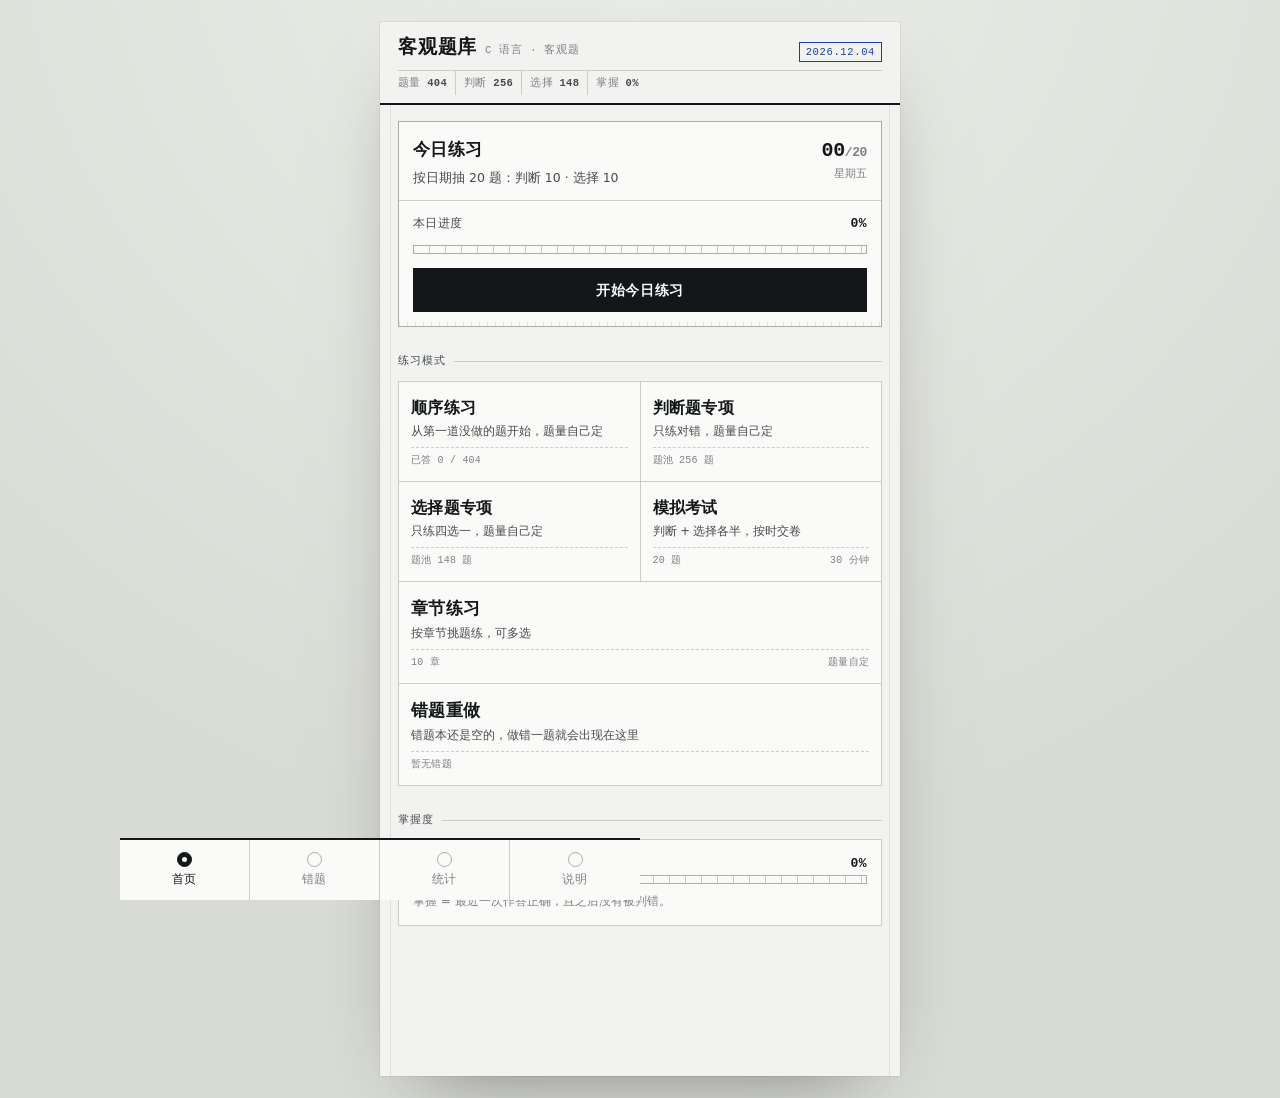
<file: scripts/www/index.html>
<!DOCTYPE html>
<html lang="zh-CN">
<head>
<meta charset="UTF-8">
<meta name="viewport" content="width=device-width, initial-scale=1, viewport-fit=cover">
<meta name="theme-color" content="#f2f3f0">
<meta name="mobile-web-app-capable" content="yes">
<meta name="apple-mobile-web-app-capable" content="yes">
<meta name="apple-mobile-web-app-status-bar-style" content="default">
<meta name="apple-mobile-web-app-title" content="客观题库">
<title>客观题库 · C语言</title>
<link rel="manifest" href="./manifest.json">
<link rel="icon" href="./icon.svg" type="image/svg+xml">
<link rel="apple-touch-icon" href="./apple-touch-icon.png">
<link rel="stylesheet" href="./style.css?v=20261108e">
</head>
<body>
<div class="sheet">
  <header class="masthead" id="masthead"></header>
  <main id="view" class="view" tabindex="-1"></main>
  <nav class="tabbar" id="tabbar" aria-label="主导航"></nav>
</div>
<div class="toast" id="toast" role="status" aria-live="polite"></div>
<script src="./data.js?v=20261108e"></script>
<script src="./app.js?v=20261108e"></script>
</body>
</html>
</file>
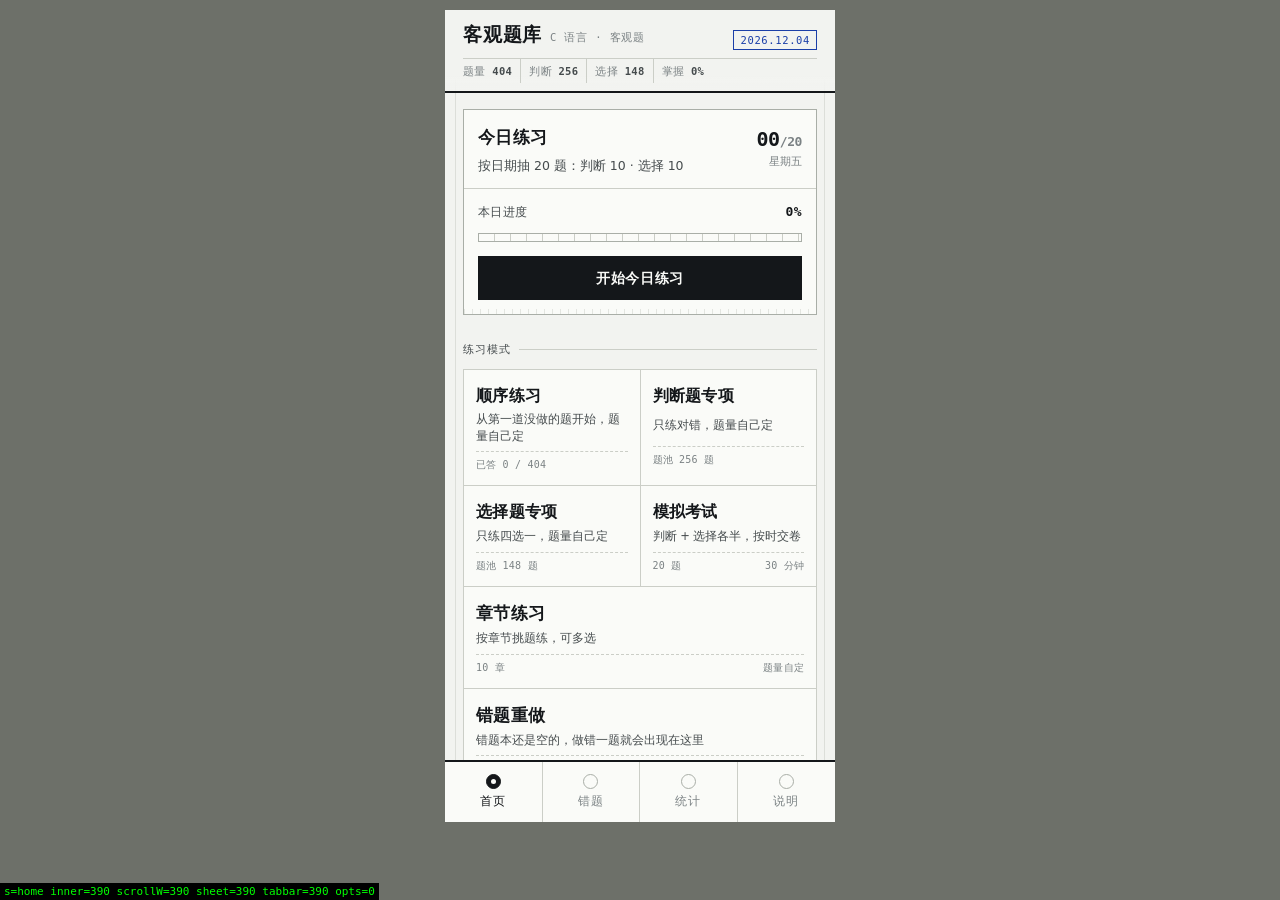
<file: scripts/www/_dev/phone.html>
<!doctype html>
<html lang="zh-CN">
<head><meta charset="utf-8"><title>preview harness</title>
<style>
  html,body{margin:0;background:#6d7069}
  .wrap{display:flex;justify-content:center;padding:10px}
  iframe{width:390px;height:812px;border:0;background:#f2f3f0}
  #m{position:fixed;left:0;bottom:0;background:#000;color:#0f0;font:11px monospace;padding:2px 4px;z-index:9;white-space:pre}
</style></head>
<body>
  <div class="wrap"><iframe id="f" src="../index.html"></iframe></div>
  <div id="m">…</div>
  <script>
    const f = document.getElementById('f');
    const notes = [];
    const hq = new URLSearchParams(location.search).get('h');
    if (hq) f.style.height = hq + 'px';
    const out = (s) => { document.getElementById('m').textContent = s; };
    const sleep = (ms) => new Promise((r) => setTimeout(r, ms));

    function doc() { return f.contentWindow.document; }
    window.addEventListener('error', (e) => { out('ERR ' + e.message + ' @' + (e.filename || '').split('/').pop() + ':' + e.lineno); });
    window.addEventListener('unhandledrejection', (e) => { out('REJ ' + (e.reason && (e.reason.message || e.reason))); });
    function click(sel) {
      const e = doc().querySelector(sel);
      if (!e) { out('missing ' + sel); return null; }
      e.click();
      return e;
    }
    function seed() {
      const w = f.contentWindow;
      const qs = w.QUIZ_DATA.questions;
      const answers = {}, wrong = {};
      const now = Date.now();
      qs.slice(0, 180).forEach((q, i) => {
        const ok = i % 4 !== 0;
        answers[q.id] = { a: ok ? q.answer : (q.type === 'judge' ? (q.answer === 'T' ? 'F' : 'T') : 'A'), ok, t: now - i * 60000, n: 1 + (i % 3) };
        if (!ok) wrong[q.id] = { a: 'B', t: now - i * 60000, n: 1 + (i % 2) };
      });
      localStorage.setItem('cquiz.v1', JSON.stringify({
        v: 1, answers, wrong,
        exams: [{ t: now - 86400000, right: 15, total: 20 }, { t: now - 3 * 86400000, right: 11, total: 20 }],
        daily: {}, seen: {},
      }));
    }
    async function viaSheet(sel, n) {
      click(sel);
      await sleep(70);
      if (n === 'all') {
        click('[data-act="cntset"][data-n="all"]');
      } else if (typeof n === 'number') {
        const preset = doc().querySelector('[data-act="cntset"][data-n="' + n + '"]');
        if (preset) preset.click();
        else {
          const rng = doc().querySelector('#cnt-range');
          if (rng) { rng.value = String(n); rng.dispatchEvent(new Event('input', { bubbles: true })); }
        }
      }
      await sleep(50);
      click('[data-act="cntgo"]');
      await sleep(90);
    }
    const scenarios = {
      async home() {},
      async practice() { click('[data-act="daily"]'); },
      async ok() {
        click('[data-act="daily"]');
        await sleep(60);
        const w = f.contentWindow;
        const id = doc().querySelector('.qno').textContent.trim();
        const q = w.QUIZ_DATA.questions.find((x) => x.id === id);
        const opt = doc().querySelector(`.opt[data-key="${q.answer}"]`);
        opt.click();
      },
      async bad() {
        click('[data-act="daily"]');
        await sleep(60);
        const w = f.contentWindow;
        const id = doc().querySelector('.qno').textContent.trim();
        const q = w.QUIZ_DATA.questions.find((x) => x.id === id);
        const key = q.type === 'judge' ? (q.answer === 'T' ? 'F' : 'T') : (q.options.find((o) => o.key !== q.answer) || {}).key;
        doc().querySelector(`.opt[data-key="${key}"]`).click();
      },
      async choice() {
        await viaSheet('[data-act="drill"][data-type="choice"]');
        await sleep(60);
        const w = f.contentWindow;
        const id = doc().querySelector('.qno').textContent.trim();
        const q = w.QUIZ_DATA.questions.find((x) => x.id === id);
        const key = (q.options.find((o) => o.key !== q.answer) || {}).key;
        doc().querySelector(`.opt[data-key="${key}"]`).click();
      },
      async exam() { await viaSheet('[data-act="exam"]'); },
      async result() {
        await viaSheet('[data-act="exam"]');
        await sleep(60);
        const w = f.contentWindow;
        const no = doc().querySelector('.qno').textContent.trim();
        const q = w.QUIZ_DATA.questions.find((x) => x.id === no);
        doc().querySelector(`.opt[data-key="${q.answer}"]`).click();
        await sleep(300);
        click('[data-act="submit"]'); await sleep(50); click('[data-act="submit"]');
      },
      async stats() {},
      async wrongtab() {},
      async about() {},
      async seq() { await viaSheet('[data-act="seq"]'); },
      async ids() {
        click('[data-act="daily"]');
        await sleep(80);
        const cells = [...doc().querySelectorAll('.omr-cell')];
        notes.push('daily=' + cells.length + ' first=' + (doc().querySelector('.qno') || {}).textContent);
        click('[data-act="prev"]');
      },
      async fixwrong() {
        if (!f.contentWindow.location.search.includes('seeded')) {
          const q = f.contentWindow.QUIZ_DATA.questions.find((x) => x.id === '2-79');
          localStorage.setItem('cquiz.v1', JSON.stringify({
            v: 1,
            answers: { '2-79': { a: 'B', ok: false, t: Date.now(), n: 1 } },
            wrong: { '2-79': { a: 'B', t: Date.now(), n: 1 } },
            exams: [], daily: {}, seen: {},
          }));
          f.src = '../index.html?seeded=1';
          return;
        }
        click('[data-act="tab"][data-tab="wrong"]');
        await sleep(80);
        const before = doc().querySelectorAll('.row').length;
        click('.row[data-id="2-79"]');
        await sleep(100);
        const q = f.contentWindow.QUIZ_DATA.questions.find((x) => x.id === '2-79');
        doc().querySelector(`.opt[data-key="${q.answer}"]`).click();
        await sleep(120);
        click('[data-act="tab"][data-tab="wrong"]');
        await sleep(80);
        notes.push('wrong before=' + before + ' after=' + doc().querySelectorAll('.row').length);
      },
      async code() {
        const w0 = f.contentWindow;
        const q = w0.QUIZ_DATA.questions.find((x) => x.id === '2-79');
        const answers = {}, wrong = {};
        answers[q.id] = { a: 'B', ok: false, t: Date.now(), n: 1 };
        wrong[q.id] = { a: 'B', t: Date.now(), n: 1 };
        localStorage.setItem('cquiz.v1', JSON.stringify({ v: 1, answers, wrong, exams: [], daily: {}, seen: {} }));
        f.src = '../index.html?seeded=1';
      },
      async review() {
        await viaSheet('[data-act="exam"]');
        await sleep(80);
        click('[data-act="submit"]'); await sleep(50); click('[data-act="submit"]');
        await sleep(120);
        click('[data-act="review"]');
      },
      async chapters() { click('[data-act="chapters"]'); },
      async chsel() {
        click('[data-act="chapters"]');
        await sleep(60);
        for (const i of [0, 1, 2]) {
          const c = doc().querySelectorAll('.ch')[i];
          if (c) c.click();
          await sleep(40);
        }
      },
      async chjudge() {
        click('[data-act="chapters"]');
        await sleep(60);
        click('[data-act="chtype"][data-type="judge"]');
        await sleep(40);
        for (const i of [0, 1]) {
          const c = doc().querySelectorAll('.ch')[i];
          if (c) c.click();
          await sleep(40);
        }
      },
      async chempty() { click('[data-act="chapters"]'); },
      async chstart() {
        click('[data-act="chapters"]');
        await sleep(60);
        for (const i of [0, 1, 2]) {
          const c = doc().querySelectorAll('.ch')[i];
          if (c) c.click();
          await sleep(40);
        }
        click('[data-act="chstart"]'); await sleep(70); click('[data-act="cntgo"]');
      },
      async chdone() {
        click('[data-act="chapters"]');
        await sleep(60);
        for (const i of [0]) {
          const c = doc().querySelectorAll('.ch')[i];
          if (c) c.click(); await sleep(40);
        }
        click('[data-act="chstart"]'); await sleep(70); click('[data-act="cntgo"]');
        await sleep(120);
        for (let k = 0; k < 30; k++) {
          const opt = doc().querySelector('.opt[data-key][data-s=""]');
          if (opt) { opt.click(); await sleep(40); }
          const b = doc().querySelector('.btn[data-act="next"]');
          if (!b) break;
          b.click(); await sleep(40);
        }
      },
      async chstats() {
        if (!f.contentWindow.location.search.includes('seeded')) {
          seed();
          f.src = '../index.html?seeded=1&s=chstats';
          return;
        }
        click('[data-act="tab"][data-tab="stats"]');
        await sleep(80);
        const d = doc().querySelector('.fold');
        if (d) { d.open = true; await sleep(40); }
        else notes.push('no fold');
      },
      async chpersist() {
        if (!f.contentWindow.location.search.includes('seeded')) {
          click('[data-act="chapters"]');
          await sleep(60);
          for (const i of [0, 1, 2]) {
            const c = doc().querySelectorAll('.ch')[i];
            if (c) c.click();
            await sleep(40);
          }
          click('[data-act="chtype"][data-type="judge"]');
          await sleep(40);
          f.src = '../index.html?seeded=1&s=chpersist';
          return;
        }
        click('[data-act="chapters"]');
        await sleep(80);
        const on = [...doc().querySelectorAll('.ch')].filter((e) => e.getAttribute('aria-pressed') === 'true').length;
        const tab = (doc().querySelector('.seg-b[aria-selected="true"]') || {}).textContent;
        notes.push('persist sel=' + on + ' type=' + (tab || '?') + ' savedKeys=' + Object.keys(JSON.parse(localStorage.getItem('cquiz.v1')).chap.sel).length);
      },
      async chhome() {
        if (!f.contentWindow.location.search.includes('seeded')) {
          click('[data-act="chapters"]');
          await sleep(60);
          for (const i of [0, 1, 2]) {
            const c = doc().querySelectorAll('.ch')[i];
            if (c) c.click();
            await sleep(40);
          }
          f.src = '../index.html?seeded=1&s=chhome';
          return;
        }
        click('[data-act="tab"][data-tab="home"]');
      },
      async chcode() {
        click('[data-act="chapters"]');
        await sleep(60);
        const cells = [...doc().querySelectorAll('.ch')];
        const i = cells.findIndex((c) => (c.textContent || '').includes('数组'));
        if (i >= 0) cells[i].click();
        await sleep(60);
        click('[data-act="chstart"]'); await sleep(70); click('[data-act="cntgo"]');
      },
      async cnt() { click('[data-act="seq"]'); await sleep(80); },
      async cntexam() { click('[data-act="exam"]'); await sleep(80); },
      async cntsmall() {
        await viaSheet('[data-act="exam"]', 4);
        notes.push('exam cells=' + doc().querySelectorAll('.omr-cell').length + ' qpts=' + (doc().querySelector('.qpts') || {}).textContent);
      },
      async cntall() {
        await viaSheet('[data-act="drill"][data-type="judge"]', 'all');
        notes.push('all cells=' + doc().querySelectorAll('.omr-cell').length + ' qpts=' + (doc().querySelector('.qpts') || {}).textContent);
      },
      async cntpersist() {
        if (!f.contentWindow.location.search.includes('seeded')) {
          await viaSheet('[data-act="drill"][data-type="judge"]', 37);
          notes.push('started=' + (doc().querySelector('.qpts') || {}).textContent);
          f.src = '../index.html?seeded=1&s=cntpersist';
          return;
        }
        click('[data-act="drill"][data-type="judge"]');
        await sleep(80);
        notes.push('remember=' + (doc().querySelector('#cnt-num') || {}).textContent + ' saved=' + JSON.stringify(JSON.parse(localStorage.getItem('cquiz.v1')).counts));
      },
      async cntops() {
        click('[data-act="seq"]');
        await sleep(80);
        click('[data-act="cntdec"]');
        await sleep(40);
        notes.push('dec=' + (doc().querySelector('#cnt-num') || {}).textContent);
        const rng = doc().querySelector('#cnt-range');
        rng.value = '61'; rng.dispatchEvent(new Event('input', { bubbles: true }));
        await sleep(40);
        notes.push('range=' + (doc().querySelector('#cnt-num') || {}).textContent);
        click('[data-act="cntset"][data-n="all"]');
        await sleep(40);
        notes.push('all=' + (doc().querySelector('#cnt-num') || {}).textContent);
        click('[data-act="cntinc"]');
        await sleep(40);
        notes.push('inc=' + (doc().querySelector('#cnt-num') || {}).textContent + ' go=' + (doc().querySelector('#cnt-go') || {}).textContent);
      },
      async chsheet() {
        click('[data-act="chapters"]');
        await sleep(60);
        for (const i of [3, 6]) {
          const c = doc().querySelectorAll('.ch')[i];
          if (c) c.click();
          await sleep(40);
        }
        click('[data-act="chstart"]');
        await sleep(80);
        notes.push('sheet=' + (doc().querySelector('.pk-card') ? 'open' : 'none') + ' num=' + (doc().querySelector('#cnt-num') || {}).textContent + ' pool=' + (doc().querySelector('.pk-pool') || {}).textContent + ' hint=' + (doc().querySelector('#cnt-hint') || {}).textContent);
      },
      async cntexamall() {
        click('[data-act="exam"]');
        await sleep(70);
        click('[data-act="cntset"][data-n="all"]');
        await sleep(40);
        notes.push('num=' + (doc().querySelector('#cnt-num') || {}).textContent + ' hint=' + (doc().querySelector('#cnt-hint') || {}).textContent);
        click('[data-act="cntgo"]');
        await sleep(140);
        notes.push('cells=' + doc().querySelectorAll('.omr-cell').length + ' clock=' + (doc().querySelector('#clock') || {}).textContent + ' qpts=' + (doc().querySelector('.qpts') || {}).textContent);
      },
      async cntcancel() {
        click('[data-act="seq"]');
        await sleep(70);
        notes.push('open=' + (doc().querySelector('.pk-card') ? 'yes' : 'no'));
        click('[data-act="cntclose"]');
        await sleep(60);
        notes.push('afterCancel=' + (doc().querySelector('.pk-card') ? 'still' : 'closed') + ' saved=' + JSON.stringify(JSON.parse(localStorage.getItem('cquiz.v1') || '{}').counts || null));
      },
      async q() {
        const id = new URLSearchParams(location.search).get('id') || '1-1';
        const answers = {}, wrong = {};
        answers[id] = { a: 'A', ok: false, t: Date.now() - 1000, n: 1 };
        wrong[id] = { a: 'A', t: Date.now() - 1000, n: 1 };
        localStorage.setItem('cquiz.v1', JSON.stringify({ v: 1, answers, wrong, exams: [], daily: {}, seen: {} }));
        f.src = '../index.html?seeded=1&qid=' + encodeURIComponent(id);
      },
    };
    f.addEventListener('load', async () => {
      const s = new URLSearchParams(location.search).get('s') || 'home';
      const w = f.contentWindow, d = w.document;
      const seeded = w.location.search.includes('seeded');
      if ((s === 'stats' || s === 'wrongtab') && !seeded) {
        seed();
        f.src = '../index.html?seeded=1';
        return;
      }
      if (s === 'code' || s === 'fixwrong') {
        if (!seeded) { await scenarios[s](); return; }
        if (s === 'code') {
          click('[data-act="tab"][data-tab="wrong"]');
          await sleep(80);
          click('.row[data-id="2-79"]');
        } else {
          await scenarios.fixwrong();
        }
      } else if (s === 'q') {
        if (!seeded) { await scenarios.q(); return; }
        const id = new URLSearchParams(location.search).get('id') || '1-1';
        click('[data-act="tab"][data-tab="wrong"]');
        await sleep(80);
        const row = doc().querySelector('.row[data-id="' + id + '"]');
        if (row) { row.click(); await sleep(80); } else notes.push('row missing ' + id);
        const ans = new URLSearchParams(location.search).get('ans');
        if (ans) {
          const opt = doc().querySelector('.opt[data-key="' + ans + '"]');
          if (opt) { opt.click(); await sleep(100); } else notes.push('opt missing ' + ans);
        }
      } else {
        try { await scenarios[s](); } catch (e) { notes.push('ERR ' + (e && e.message)); }
      }
      if (s === 'stats') click('[data-act="tab"][data-tab="stats"]');
      if (s === 'wrongtab') click('[data-act="tab"][data-tab="wrong"]');
      if (s === 'about') click('[data-act="tab"][data-tab="about"]');
      await sleep(80);
      const g = (sel) => { const e = doc().querySelector(sel); return e ? Math.round(e.getBoundingClientRect().width) : -1; };
      out('s=' + s + ' inner=' + f.contentWindow.innerWidth + ' scrollW=' + d.documentElement.scrollWidth +
          ' sheet=' + g('.sheet') + ' tabbar=' + g('.tabbar') + ' opts=' + d.querySelectorAll('.opt').length +
          (notes.length ? ' | ' + notes.join(' | ') : ''));
    });
  </script>
</body>
</html>
</file>
<file: scripts/www/style.css>
/* ==========================================================================
   客观题库 · C语言  —  「纸上机考」
   The whole interface borrows one object: the machine-readable answer sheet
   (机读答题卡).  Paper stock, hairline rules, monospaced item numbers, and the
   bubble that gets filled in.  Colour is reserved for judgement: green = 对,
   red = 错.  Everything else is ink on paper.
   ========================================================================== */

:root {
  --paper:      #f2f3f0;
  --paper-deep: #e7e9e4;
  --paper-card: #fafbf8;
  --ink:        #14171a;
  --ink-2:      #454b4d;
  --ink-3:      #7b8284;
  --rule:       #cbcec7;
  --rule-2:     #a9aea7;
  --pen:        #1b3fa8;   /* the blue of a marking pen */
  --pen-soft:   #e2e8f6;
  --ok:         #14603d;
  --ok-soft:    #dcece3;
  --bad:        #a8322b;
  --bad-soft:   #f2dfdc;

  --sans: "Noto Sans SC", "PingFang SC", "Hiragino Sans GB", "Microsoft YaHei",
          system-ui, -apple-system, sans-serif;
  --serif: "Songti SC", "SimSun", "Noto Serif SC", "Source Han Serif SC", serif;
  --mono: ui-monospace, "SF Mono", "Cascadia Mono", "Roboto Mono", Consolas, monospace;

  --tab-h: 62px;
  --edge: 18px;
  --hair: 1px solid var(--rule);
}

* { box-sizing: border-box; }

html { -webkit-text-size-adjust: 100%; }

body {
  margin: 0;
  background-color: #dfe1db;
  background-image:
    radial-gradient(circle at 50% -10%, #eceee9 0%, #d9dbd5 70%);
  color: var(--ink);
  font-family: var(--sans);
  font-size: 15px;
  line-height: 1.6;
  -webkit-font-smoothing: antialiased;
  text-rendering: optimizeLegibility;
}

button { font: inherit; color: inherit; }

/* The sheet: one column, paper stock, ruled by a hairline on each side. ---- */
.sheet {
  position: relative;
  width: 100%;
  max-width: 520px;
  min-height: 100dvh;
  margin: 0 auto;
  background: var(--paper);
  box-shadow: 0 0 0 1px rgba(0, 0, 0, .06), 0 18px 60px -30px rgba(0, 0, 0, .45);
  display: flex;
  flex-direction: column;
  isolation: isolate;
}
.sheet::before {
  content: "";
  position: absolute;
  inset: 0 10px;
  border-left: var(--hair);
  border-right: var(--hair);
  pointer-events: none;
  opacity: .55;
}

/* Masthead: exam-paper header strip. --------------------------------------- */
.masthead {
  position: sticky;
  top: 0;
  z-index: 20;
  background: linear-gradient(var(--paper) 82%, rgba(242, 243, 240, .86));
  border-bottom: 2px solid var(--ink);
  padding: calc(10px + env(safe-area-inset-top)) var(--edge) 8px;
  display: grid;
  grid-template-columns: 1fr auto;
  align-items: end;
  gap: 6px 10px;
}
.mast-title {
  display: flex;
  align-items: baseline;
  gap: 8px;
  min-width: 0;
}
.mast-title h1 {
  margin: 0;
  font-family: var(--serif);
  font-size: 19px;
  font-weight: 700;
  letter-spacing: .04em;
  white-space: nowrap;
}
.mast-title .mast-sub {
  font-family: var(--mono);
  font-size: 10.5px;
  letter-spacing: .08em;
  color: var(--ink-3);
  white-space: nowrap;
  overflow: hidden;
  text-overflow: ellipsis;
}
.mast-meta {
  grid-column: 1 / -1;
  display: flex;
  gap: 0;
  border-top: var(--hair);
  margin-top: 2px;
  font-family: var(--mono);
  font-size: 10.5px;
  color: var(--ink-3);
  letter-spacing: .03em;
}
.mast-meta span {
  padding: 4px 8px 3px 0;
  margin-right: 8px;
  border-right: var(--hair);
  white-space: nowrap;
}
.mast-meta span:last-child { border-right: 0; }
.mast-meta b { color: var(--ink-2); font-weight: 600; }

.mast-mark {
  font-family: var(--mono);
  font-size: 10.5px;
  letter-spacing: .06em;
  color: var(--pen);
  border: 1px solid var(--pen);
  padding: 1px 6px;
  white-space: nowrap;
}

/* View ---------------------------------------------------------------------- */
.view {
  flex: 1;
  padding: 16px var(--edge) calc(var(--tab-h) + 26px + env(safe-area-inset-bottom));
  outline: none;
}

/* Section headings look like the labels on a printed form. ------------------- */
.eyebrow {
  display: flex;
  align-items: center;
  gap: 8px;
  margin: 26px 0 10px;
  font-family: var(--mono);
  font-size: 11px;
  letter-spacing: .1em;
  color: var(--ink-2);
}
.eyebrow::after {
  content: "";
  flex: 1;
  height: 1px;
  background: var(--rule);
}
.eyebrow:first-child { margin-top: 4px; }

/* Paper blocks -------------------------------------------------------------- */
.block {
  background: var(--paper-card);
  border: var(--hair);
  padding: 14px;
}

/* 今日练习 -------------------------------------------------------------- */
.today {
  border: 1px solid var(--rule-2);
  background: var(--paper-card);
  padding: 0;
  position: relative;
  overflow: hidden;
}
.today::after { /* the perforation of a tear-off form */
  content: "";
  position: absolute;
  left: 0; right: 0; bottom: -1px;
  height: 6px;
  background-image: linear-gradient(90deg, var(--rule) 1px, transparent 1px);
  background-size: 8px 8px;
  opacity: .5;
}
.today-head {
  display: grid;
  grid-template-columns: 1fr auto;
  gap: 4px 12px;
  padding: 14px 14px 12px;
  border-bottom: var(--hair);
}
.today-head h2 {
  margin: 0;
  font-family: var(--serif);
  font-size: 17px;
  font-weight: 700;
  letter-spacing: .02em;
}
.today-head p {
  margin: 2px 0 0;
  font-size: 12.5px;
  color: var(--ink-2);
  line-height: 1.5;
}
.today-date {
  grid-row: 1 / span 2;
  grid-column: 2;
  text-align: right;
  font-family: var(--mono);
  font-size: 11px;
  color: var(--ink-3);
  line-height: 1.5;
}
.today-date b {
  display: block;
  font-size: 20px;
  color: var(--ink);
  letter-spacing: -.02em;
}

.gauge {
  padding: 13px 14px 14px;
  display: grid;
  gap: 10px;
}
.gauge-row {
  display: flex;
  align-items: baseline;
  justify-content: space-between;
  font-family: var(--mono);
  font-size: 11.5px;
  color: var(--ink-2);
  letter-spacing: .04em;
}
.gauge-row b { color: var(--ink); font-size: 13px; }
.rule-bar {
  position: relative;
  height: 9px;
  border: 1px solid var(--rule-2);
  background:
    repeating-linear-gradient(90deg, transparent 0 15px, var(--rule) 15px 16px);
}
.rule-bar i {
  position: absolute;
  inset: 0 auto 0 0;
  background: var(--ink);
  transition: width .5s cubic-bezier(.2, .7, .2, 1);
}
.rule-bar.blue i { background: var(--pen); }

.today-actions {
  display: flex;
  gap: 8px;
  padding: 0 14px 14px;
}

/* Buttons ------------------------------------------------------------------- */
.btn {
  --bg: transparent;
  --fg: var(--ink);
  appearance: none;
  display: inline-flex;
  align-items: center;
  justify-content: center;
  gap: 7px;
  min-height: 44px;
  padding: 0 14px;
  border: 1px solid var(--ink);
  border-radius: 0;
  background: var(--bg);
  color: var(--fg);
  font-family: var(--sans);
  font-size: 14px;
  font-weight: 600;
  letter-spacing: .04em;
  text-align: center;
  cursor: pointer;
  -webkit-tap-highlight-color: transparent;
  transition: background .15s, color .15s, transform .06s;
}
.btn:active { transform: translateY(1px); }
.btn.solid { background: var(--ink); color: var(--paper-card); }
.btn.solid:active { background: #000; }
.btn.ghost { border-color: var(--rule-2); color: var(--ink-2); font-weight: 500; }
.btn.wide { flex: 1; }
.btn:disabled { opacity: .45; cursor: not-allowed; }
.btn .mono { font-family: var(--mono); font-size: 12px; letter-spacing: .06em; }

:where(button, a, [tabindex]):focus-visible {
  outline: 2px solid var(--pen);
  outline-offset: 2px;
}

/* Mode grid: the 练习模式 board --------------------------------------------- */
.modes {
  display: grid;
  grid-template-columns: 1fr 1fr;
  border-top: var(--hair);
  border-left: var(--hair);
}
.mode {
  appearance: none;
  border: 0;
  border-right: var(--hair);
  border-bottom: var(--hair);
  background: var(--paper-card);
  padding: 13px 12px 12px;
  text-align: left;
  display: grid;
  gap: 3px;
  cursor: pointer;
  min-height: 78px;
  -webkit-tap-highlight-color: transparent;
  transition: background .15s;
}
.mode:active { background: var(--paper-deep); }
.mode .mode-k {
  font-family: var(--mono);
  font-size: 10px;
  letter-spacing: .02em;
  color: var(--ink-3);
  margin-top: 4px;
  padding-top: 5px;
  border-top: 1px dashed var(--rule);
}
.mode .mode-k.split { display: flex; justify-content: space-between; gap: 8px; white-space: nowrap; }
.mode .mode-t {
  font-family: var(--serif);
  font-size: 16px;
  font-weight: 700;
  letter-spacing: .02em;
}
.mode .mode-d {
  font-size: 11.5px;
  color: var(--ink-2);
  line-height: 1.45;
}
.mode.span2 { grid-column: 1 / -1; }
.mode.span2 .mode-t { font-size: 17px; }

/* OMR strip: the bold device ------------------------------------------------ */
.omr-wrap { position: relative; margin-top: 10px; }
.omr-wrap::after {
  content: "";
  position: absolute;
  top: 1px; right: 1px; bottom: 1px;
  width: 28px;
  background: linear-gradient(90deg, rgba(250, 251, 248, 0), var(--paper-card));
  pointer-events: none;
}
.omr {
  display: flex;
  gap: 0;
  border: 1px solid var(--rule-2);
  background: var(--paper-card);
  padding: 9px 6px;
  overflow-x: auto;
  scrollbar-width: none;
  scroll-behavior: smooth;
}
.omr::-webkit-scrollbar { display: none; }
.omr-cell {
  flex: 0 0 auto;
  width: 30px;
  display: grid;
  justify-items: center;
  gap: 3px;
  padding: 0;
  border: 0;
  background: none;
  cursor: pointer;
}
.omr-n {
  font-family: var(--mono);
  font-size: 9px;
  color: var(--ink-3);
  letter-spacing: -.02em;
  line-height: 1;
}
.omr-b {
  width: 17px;
  height: 17px;
  border: 1px solid var(--rule-2);
  border-radius: 50%;
  display: grid;
  place-items: center;
  font-family: var(--mono);
  font-size: 9px;
  color: transparent;
  background: transparent;
  transition: background .18s, border-color .18s;
}
.omr-cell[data-s="done"] .omr-b {
  background: var(--ink);
  border-color: var(--ink);
  color: var(--paper-card);
}
.omr-cell[data-s="ok"] .omr-b { background: var(--ok); border-color: var(--ok); color: #fff; }
.omr-cell[data-s="bad"] .omr-b { background: var(--bad); border-color: var(--bad); color: #fff; }
.omr-cell[data-s="cur"] .omr-b { border-color: var(--pen); box-shadow: inset 0 0 0 2px var(--paper-card), inset 0 0 0 4px var(--pen); }
.omr-cell[data-s="cur"] .omr-n { color: var(--pen); }
.omr-cell[data-cur="1"] { background: var(--paper-deep); }
.omr-cell[data-cur="1"] .omr-n { color: var(--pen); font-weight: 700; }

/* Question card ------------------------------------------------------------- */
.qhead {
  display: flex;
  align-items: baseline;
  gap: 9px;
  padding-bottom: 8px;
  border-bottom: 2px solid var(--ink);
}
.qno {
  font-family: var(--mono);
  font-size: 12px;
  letter-spacing: .04em;
  color: var(--ink-2);
  white-space: nowrap;
}
.qtag {
  font-family: var(--mono);
  font-size: 10px;
  letter-spacing: .1em;
  color: var(--pen);
  border: 1px solid var(--pen);
  padding: 0 4px;
  line-height: 1.5;
}
.qpts {
  margin-left: auto;
  font-family: var(--mono);
  font-size: 10.5px;
  color: var(--ink-3);
}
.qstem {
  margin: 12px 0 0;
  font-family: var(--serif);
  font-size: 16.5px;
  line-height: 1.75;
  letter-spacing: .01em;
  word-break: break-word;
}
.qstem .gap {
  display: inline-block;
  min-width: 2.2em;
  border-bottom: 1px solid var(--ink-2);
  margin: 0 2px;
}
.qcode {
  margin: 12px 0 0;
  border-left: 2px solid var(--rule-2);
  background: #edece6;
  padding: 9px 10px;
  font-family: var(--mono);
  font-size: 12.5px;
  line-height: 1.65;
  white-space: pre-wrap;
  word-break: break-word;
  color: #22262a;
  overflow-x: auto;
}

/* Options: rows on ruled paper with an OMR bubble each ---------------------- */
.opts {
  margin: 14px 0 0;
  border-top: var(--hair);
  display: grid;
}
.opt {
  appearance: none;
  border: 0;
  border-bottom: var(--hair);
  background: transparent;
  display: grid;
  grid-template-columns: 22px 22px 1fr auto;
  align-items: start;
  gap: 0 10px;
  padding: 11px 4px 11px 2px;
  text-align: left;
  cursor: pointer;
  font-family: var(--serif);
  font-size: 15.5px;
  line-height: 1.6;
  min-height: 48px;
  -webkit-tap-highlight-color: transparent;
  transition: background .15s;
}
.opt:active { background: var(--paper-deep); }
.opt .bub {
  width: 18px; height: 18px;
  margin-top: 3px;
  border: 1px solid var(--rule-2);
  border-radius: 50%;
  display: grid; place-items: center;
  font-family: var(--mono);
  font-size: 10px;
  color: transparent;
}
.opt .k {
  font-family: var(--mono);
  font-size: 13px;
  color: var(--ink-2);
  margin-top: 1px;
}
.opt .t { white-space: pre-wrap; word-break: break-word; }
.opt .t em { font-style: normal; font-family: var(--mono); font-size: .92em; }
.opt .ans {
  align-self: center;
  font-family: var(--sans);
  font-size: 9px;
  letter-spacing: .06em;
  color: var(--ok);
  padding-left: 4px;
}

.opt[data-s="pick"] { background: var(--pen-soft); }
.opt[data-s="pick"] .bub { background: var(--pen); border-color: var(--pen); color: #fff; }
.opt[data-s="ok"] { background: var(--ok-soft); }
.opt[data-s="ok"] .bub { background: var(--ok); border-color: var(--ok); color: #fff; }
.opt[data-s="bad"] { background: var(--bad-soft); }
.opt[data-s="bad"] .bub { background: var(--bad); border-color: var(--bad); color: #fff; }
.opt[data-s="ok"] .k { color: var(--ok); }
.opt[data-s="bad"] .k { color: var(--bad); }

/* 判断题: two wide cells, 对 / 错 as the mark, letter kept small --------------- */
.opts.judge { grid-template-columns: 1fr 1fr; gap: 10px; border-top: 0; margin-top: 16px; }
.opts.judge .opt {
  border: 1px solid var(--rule-2);
  border-radius: 0;
  padding: 18px 14px;
  display: flex;
  align-items: center;
  gap: 10px;
  min-height: 74px;
}
.opts.judge .opt .t {
  font-family: var(--serif);
  font-size: 24px;
  font-weight: 700;
  letter-spacing: .12em;
  line-height: 1;
}
.opts.judge .opt .kk {
  font-family: var(--mono);
  font-size: 11px;
  letter-spacing: .08em;
  color: var(--ink-3);
  margin-left: 2px;
}
.opts.judge .opt .bub { margin-left: auto; }
.opts.judge .opt[data-s="ok"] .kk,
.opts.judge .opt[data-s="bad"] .kk { color: inherit; }

/* Verdict + explanation ----------------------------------------------------- */
.verdict {
  margin-top: 16px;
  border: 1px solid var(--rule-2);
  border-left: 4px solid var(--ink-3);
  background: var(--paper-card);
  padding: 12px 13px;
}
.verdict.ok { border-left-color: var(--ok); }
.verdict.bad { border-left-color: var(--bad); }
.verdict.note { border-left-color: var(--ink-3); background: var(--paper-deep); }
.verdict.note .v-row { color: var(--ink-2); }
.verdict .v-row {
  display: flex;
  align-items: center;
  gap: 8px;
  font-family: var(--mono);
  font-size: 12px;
  letter-spacing: .06em;
}
.verdict.ok .v-row { color: var(--ok); }
.verdict.bad .v-row { color: var(--bad); }
.verdict .v-row .stamp {
  border: 1px solid currentColor;
  padding: 0 5px;
  font-size: 10px;
  letter-spacing: .14em;
}
.verdict p {
  margin: 8px 0 0;
  font-size: 13.5px;
  line-height: 1.7;
  color: var(--ink-2);
}
.verdict p b { color: var(--ink); font-weight: 600; }
.verdict .v-ans {
  font-family: var(--mono);
  margin-left: auto;
  color: var(--ink-2);
  font-size: 11px;
}

/* Session footer ------------------------------------------------------------ */
.practice { display: block; }

.footbar {
  position: fixed;
  left: 50%;
  transform: translateX(-50%);
  bottom: calc(var(--tab-h) + env(safe-area-inset-bottom));
  width: 100%;
  max-width: 520px;
  margin: 0;
  padding: 10px var(--edge) 9px;
  background: var(--paper);
  border-top: 1px solid var(--rule);
  display: flex;
  gap: 8px;
  z-index: 25;
}
.view.bar { padding-bottom: calc(var(--tab-h) + 100px + env(safe-area-inset-bottom)); }

/* Lists: 错题本 / 统计 ------------------------------------------------------ */
.list { display: grid; border-top: var(--hair); }
.row {
  display: grid;
  grid-template-columns: auto 1fr auto;
  gap: 4px 10px;
  align-items: baseline;
  padding: 12px 2px;
  border-bottom: var(--hair);
  background: transparent;
  border-left: 0; border-right: 0; border-top: 0;
  text-align: left;
  width: 100%;
  cursor: pointer;
  -webkit-tap-highlight-color: transparent;
}
.row .rid { font-family: var(--mono); font-size: 11px; color: var(--ink-3); }
.row .rtxt {
  grid-column: 2;
  font-family: var(--serif);
  font-size: 14.5px;
  line-height: 1.5;
  display: -webkit-box;
  -webkit-line-clamp: 2;
  -webkit-box-orient: vertical;
  overflow: hidden;
}
.row .rtag {
  font-family: var(--mono);
  font-size: 10px;
  letter-spacing: .08em;
  color: var(--ink-3);
  align-self: start;
}
.row .rmiss { color: var(--bad); }

.empty {
  border: 1px dashed var(--rule-2);
  padding: 26px 16px;
  text-align: center;
  color: var(--ink-3);
  font-size: 13px;
  line-height: 1.7;
}

/* Stats --------------------------------------------------------------------- */
.stats {
  display: grid;
  grid-template-columns: 1fr 1fr;
  border-top: var(--hair);
  border-left: var(--hair);
}
.stat {
  padding: 12px 12px 11px;
  border-right: var(--hair);
  border-bottom: var(--hair);
  background: var(--paper-card);
}
.stat .l {
  font-family: var(--mono);
  font-size: 10.5px;
  letter-spacing: .02em;
  color: var(--ink-3);
}
.stat .v {
  font-family: var(--mono);
  font-size: 26px;
  font-weight: 600;
  letter-spacing: -.02em;
  line-height: 1.2;
  margin-top: 2px;
}
.stat .v small { font-size: 12px; color: var(--ink-3); font-weight: 400; margin-left: 2px; }
.stat .d { font-size: 11.5px; color: var(--ink-2); }

.ring {
  --p: 0;
  width: 74px; height: 74px;
  border-radius: 50%;
  display: grid; place-items: center;
  background:
    conic-gradient(var(--pen) calc(var(--p) * 1%), var(--rule) 0);
  position: relative;
}
.ring::after {
  content: "";
  position: absolute;
  inset: 6px;
  border-radius: 50%;
  background: var(--paper-card);
}
.ring b {
  position: relative;
  z-index: 1;
  font-family: var(--mono);
  font-size: 17px;
  letter-spacing: -.02em;
}

/* Exam HUD ------------------------------------------------------------------ */
.hud {
  position: sticky;
  top: 0;
  z-index: 15;
  margin: 0 calc(var(--edge) * -1);
  padding: 8px var(--edge);
  background: var(--ink);
  color: var(--paper-card);
  display: flex;
  align-items: center;
  gap: 10px;
  font-family: var(--mono);
  font-size: 12px;
  letter-spacing: .04em;
}
.hud .clock { margin-left: auto; font-size: 15px; font-variant-numeric: tabular-nums; }
.hud .clock.warn { color: #ffb4a8; }
.hud .prog { color: #b9bdb6; }

/* Grade stamp: the one loud moment ------------------------------------------ */
.grade {
  border: 1px solid var(--rule-2);
  background: var(--paper-card);
  padding: 20px 16px 16px;
  text-align: center;
  position: relative;
  overflow: hidden;
}
.grade .score {
  font-family: var(--mono);
  font-size: 56px;
  line-height: 1;
  letter-spacing: -.04em;
  font-weight: 600;
}
.grade .score small { font-size: 16px; color: var(--ink-3); letter-spacing: 0; }
.grade .cap {
  font-family: var(--mono);
  font-size: 11px;
  letter-spacing: .12em;
  color: var(--ink-3);
  margin-top: 6px;
}
.grade .stamp {
  position: absolute;
  top: 12px;
  right: 10px;
  transform: rotate(-9deg);
  border: 2px solid var(--pen);
  color: var(--pen);
  font-family: var(--serif);
  font-weight: 700;
  font-size: 15px;
  letter-spacing: .18em;
  padding: 2px 8px 1px;
  opacity: .9;
}
.grade .stamp.bad { border-color: var(--bad); color: var(--bad); }
.grade .thin {
  height: 1px; background: var(--rule);
  margin: 14px -16px 12px;
}
.kv {
  display: grid;
  grid-template-columns: 1fr auto;
  gap: 4px 12px;
  font-family: var(--mono);
  font-size: 12px;
  text-align: left;
}
.kv dt { color: var(--ink-3); letter-spacing: .06em; }
.kv dd { margin: 0; color: var(--ink); }

/* Tab bar ------------------------------------------------------------------- */
.tabbar {
  position: fixed;
  left: 50%;
  bottom: 0;
  transform: translateX(-50%);
  width: 100%;
  max-width: 520px;
  height: calc(var(--tab-h) + env(safe-area-inset-bottom));
  padding-bottom: env(safe-area-inset-bottom);
  background: var(--paper-card);
  border-top: 2px solid var(--ink);
  display: grid;
  grid-template-columns: repeat(4, 1fr);
  z-index: 30;
}
.tab {
  appearance: none;
  border: 0;
  border-right: var(--hair);
  background: none;
  display: grid;
  justify-items: center;
  align-content: center;
  gap: 3px;
  cursor: pointer;
  -webkit-tap-highlight-color: transparent;
  color: var(--ink-3);
  transition: color .15s;
}
.tab:last-child { border-right: 0; }
.tab .tk {
  font-family: var(--mono);
  font-size: 9.5px;
  letter-spacing: .08em;
}
.tab .tt {
  font-size: 11.5px;
  letter-spacing: .08em;
}
.tab .dot {
  width: 15px; height: 15px;
  border: 1px solid var(--rule-2);
  border-radius: 50%;
  display: grid; place-items: center;
}
.tab[aria-current="page"] { color: var(--ink); }
.tab[aria-current="page"] .dot { border-color: var(--ink); background: var(--ink); }
.tab[aria-current="page"] .dot::after {
  content: "";
  width: 5px; height: 5px;
  border-radius: 50%;
  background: var(--paper-card);
}

/* Toast --------------------------------------------------------------------- */
.toast {
  position: fixed;
  left: 50%;
  bottom: calc(var(--tab-h) + 84px + env(safe-area-inset-bottom));
  transform: translate(-50%, 12px);
  max-width: 86vw;
  background: var(--ink);
  color: var(--paper-card);
  font-size: 13px;
  padding: 9px 14px;
  opacity: 0;
  pointer-events: none;
  transition: opacity .2s, transform .2s;
  z-index: 60;
}
.toast.show { opacity: 1; transform: translate(-50%, 0); }

/* Utilities ----------------------------------------------------------------- */
.mono { font-family: var(--mono); }
.hint { font-size: 12px; color: var(--ink-3); line-height: 1.6; }

/* 说明页的条目列表 */
.notes { display: grid; }
.notes .note {
  display: grid;
  grid-template-columns: 68px 1fr;
  gap: 10px;
  padding: 9px 0;
  border-bottom: 1px dashed var(--rule);
}
.notes .note:first-child { padding-top: 0; }
.notes .note:last-child { border-bottom: 0; padding-bottom: 0; }
.notes .note b {
  font-family: var(--serif);
  font-size: 13.5px;
  font-weight: 700;
  color: var(--ink);
  letter-spacing: .02em;
}
.notes .note p {
  margin: 0;
  font-size: 12.5px;
  line-height: 1.55;
  color: var(--ink-2);
}
.spacer { height: 10px; }
.sr-only {
  position: absolute; width: 1px; height: 1px;
  padding: 0; margin: -1px; overflow: hidden;
  clip: rect(0 0 0 0); white-space: nowrap; border: 0;
}
.stack { display: grid; gap: 10px; }
.flex { display: flex; gap: 8px; flex-wrap: wrap; }

/* 章节选择 ---------------------------------------------------------------- */
.chap-lead { margin: -4px 0 12px; }

/* 章节练习：题目上方一行小字，标出这一组练的是哪些章 */
.chband {
  display: flex;
  gap: 8px;
  align-items: baseline;
  padding: 2px 0 8px;
  font-family: var(--mono);
  font-size: 10.5px;
  letter-spacing: .04em;
  color: var(--ink-3);
}
.chband > span {
  color: var(--ink-2);
  border-bottom: 1px solid var(--ink-3);
  padding-bottom: 1px;
}
/* 解析栏底部：本题所属章节 */
.v-ch {
  margin-top: 8px;
  padding-top: 7px;
  border-top: 1px dashed currentColor;
  font-family: var(--mono);
  font-size: 10px;
  letter-spacing: .04em;
  opacity: .62;
}

.seg {
  display: grid;
  grid-template-columns: repeat(3, 1fr);
  border: var(--hair);
  background: var(--paper-card);
}
.seg-b {
  appearance: none;
  border: 0;
  border-right: var(--hair);
  background: transparent;
  padding: 9px 4px 8px;
  font-family: var(--mono);
  font-size: 11.5px;
  letter-spacing: .04em;
  color: var(--ink-3);
  cursor: pointer;
  transition: background .15s, color .15s;
}
.seg-b:last-child { border-right: 0; }
.seg-b[aria-selected="true"] {
  background: var(--ink);
  color: var(--paper-card);
}
.seg-b:focus-visible { outline: 2px solid var(--pen); outline-offset: -3px; }

.chbar {
  display: flex;
  align-items: baseline;
  justify-content: space-between;
  gap: 10px;
  margin: 12px 0 8px;
  font-family: var(--mono);
  font-size: 10.5px;
  letter-spacing: .04em;
  color: var(--ink-3);
}
.chbar-a { display: flex; gap: 12px; }
.link {
  appearance: none;
  border: 0;
  background: none;
  padding: 0;
  font-family: var(--mono);
  font-size: 11px;
  letter-spacing: .04em;
  color: var(--pen);
  text-decoration: underline;
  text-underline-offset: 2px;
  cursor: pointer;
}
.link:focus-visible { outline: 2px solid var(--pen); outline-offset: 2px; }

.chgrid {
  display: grid;
  grid-template-columns: 1fr 1fr;
  gap: 8px;
}
.ch {
  appearance: none;
  display: grid;
  grid-template-columns: auto 1fr;
  grid-template-areas:
    "n t"
    "n c";
  gap: 1px 9px;
  align-items: center;
  min-height: 60px;
  text-align: left;
  background: var(--paper-card);
  border: var(--hair);
  padding: 9px 10px 8px;
  cursor: pointer;
  transition: background .15s, border-color .15s;
}
.ch .ch-n {
  grid-area: n;
  align-self: stretch;
  display: grid;
  place-items: center;
  min-width: 30px;
  padding: 0 4px;
  border: 1px solid var(--rule-2);
  font-family: var(--mono);
  font-size: 11px;
  color: var(--ink-3);
  letter-spacing: .02em;
}
.ch .ch-t {
  grid-area: t;
  font-family: var(--serif);
  font-size: 13px;
  font-weight: 700;
  line-height: 1.35;
  letter-spacing: -.01em;
  color: var(--ink);
}
.ch .ch-c {
  grid-area: c;
  font-family: var(--mono);
  font-size: 10px;
  letter-spacing: .02em;
  color: var(--ink-3);
}
.ch[aria-pressed="true"] {
  background: #fff;
  border-color: var(--ink);
  box-shadow: inset 0 0 0 1px var(--ink);
}
.ch[aria-pressed="true"] .ch-n {
  background: var(--ink);
  border-color: var(--ink);
  color: var(--paper-card);
}
.ch[aria-pressed="true"] .ch-c { color: var(--ink-2); }
.ch:active { background: var(--paper-deep); }
.ch:disabled { opacity: .38; cursor: not-allowed; }
.ch:focus-visible { outline: 2px solid var(--pen); outline-offset: 2px; }

/* 分章节折叠块 */
.fold {
  margin-top: 8px;
  border: var(--hair);
  background: var(--paper-card);
}
.fold > summary {
  list-style: none;
  display: flex;
  align-items: center;
  justify-content: space-between;
  padding: 11px 14px;
  font-family: var(--mono);
  font-size: 11px;
  letter-spacing: .08em;
  color: var(--ink-2);
  cursor: pointer;
}
.fold > summary::-webkit-details-marker { display: none; }
.fold > summary::after {
  content: "＋";
  font-family: var(--mono);
  font-size: 12px;
  color: var(--ink-3);
}
.fold[open] > summary { border-bottom: var(--hair); }
.fold[open] > summary::after { content: "－"; }
.fold .stack { padding: 12px 14px 14px; gap: 12px; }

/* Desktop: the sheet sits on a desk, with a little more air. ---------------- */
@media (min-width: 560px) {
  body { padding: 22px 0; }
  .sheet { min-height: calc(100dvh - 44px); box-shadow: 0 0 0 1px rgba(0,0,0,.05), 0 30px 80px -40px rgba(0,0,0,.5); }
  .tabbar { position: sticky; bottom: 0; }
}

@media (prefers-reduced-motion: reduce) {
  * { transition: none !important; animation: none !important; }
  .rule-bar i { transition: none; }
}

@media (prefers-contrast: more) {
  :root { --rule: #9a9f98; --rule-2: #6d736c; --ink-3: #5b6163; }
}


/* ---------- 本次题量面板 ---------- */
.picksheet { position: fixed; inset: 0; z-index: 60; display: flex; align-items: flex-end; justify-content: center; }
.pk-bd { position: absolute; inset: 0; background: rgba(20, 23, 26, .32); }
.pk-card { position: relative; width: 100%; max-width: 520px; background: var(--paper-card);
  border-top: 2px solid var(--ink); padding: 13px var(--edge) calc(13px + env(safe-area-inset-bottom));
  animation: pk-rise .18s ease-out; }
@keyframes pk-rise { from { transform: translateY(14px); opacity: .5; } to { transform: none; opacity: 1; } }
.pk-h { display: flex; align-items: baseline; gap: 8px; }
.pk-l { font-family: var(--mono); font-size: 10px; letter-spacing: .12em; color: var(--ink-3); }
.pk-h b { font-family: var(--serif); font-size: 15px; }
.pk-pool { margin-left: auto; font-family: var(--mono); font-size: 10px; color: var(--ink-3); }

.cnt { display: grid; grid-template-columns: 56px 1fr 56px; align-items: center; gap: 10px; margin: 12px 0 2px; }
.cnt-b { height: 54px; border: 1px solid var(--rule-2); background: var(--paper); color: var(--ink);
  font-family: var(--mono); font-size: 22px; line-height: 1; cursor: pointer; }
.cnt-b:active { background: var(--paper-deep); }
.cnt-b:focus-visible { outline: 2px solid var(--pen); outline-offset: 2px; }
.cnt-v { display: flex; align-items: baseline; justify-content: center; gap: 6px; }
.cnt-v b { font-family: var(--mono); font-size: 40px; font-weight: 600; letter-spacing: -.02em;
  line-height: 1; font-variant-numeric: tabular-nums; }
.cnt-v span { font-size: 12px; color: var(--ink-3); }

.cnt-range { -webkit-appearance: none; appearance: none; width: 100%; height: 26px; background: transparent; margin: 2px 0 6px; }
.cnt-range::-webkit-slider-runnable-track { height: 2px; background: var(--rule-2); }
.cnt-range::-webkit-slider-thumb { -webkit-appearance: none; width: 16px; height: 16px; margin-top: -7px;
  background: var(--paper-card); border: 2px solid var(--ink); border-radius: 0; }
.cnt-range::-moz-range-track { height: 2px; background: var(--rule-2); }
.cnt-range::-moz-range-thumb { width: 14px; height: 14px; border: 2px solid var(--ink);
  background: var(--paper-card); border-radius: 0; }
.cnt-range:focus-visible { outline: 2px solid var(--pen); outline-offset: 4px; }

.cnt-chips { display: flex; gap: 6px; flex-wrap: wrap; }
.cnt-chip { flex: 1 1 auto; min-width: 54px; height: 34px; padding: 0 10px; border: 1px solid var(--rule-2);
  background: var(--paper-card); font-family: var(--mono); font-size: 12px; color: var(--ink-2); cursor: pointer; }
.cnt-chip.on { background: var(--ink); border-color: var(--ink); color: var(--paper-card); }
.cnt-hint { margin: 10px 0 12px; font-size: 11.5px; color: var(--ink-3); line-height: 1.55; }
.pk-a { display: grid; grid-template-columns: 92px 1fr; gap: 8px; }
</file>
